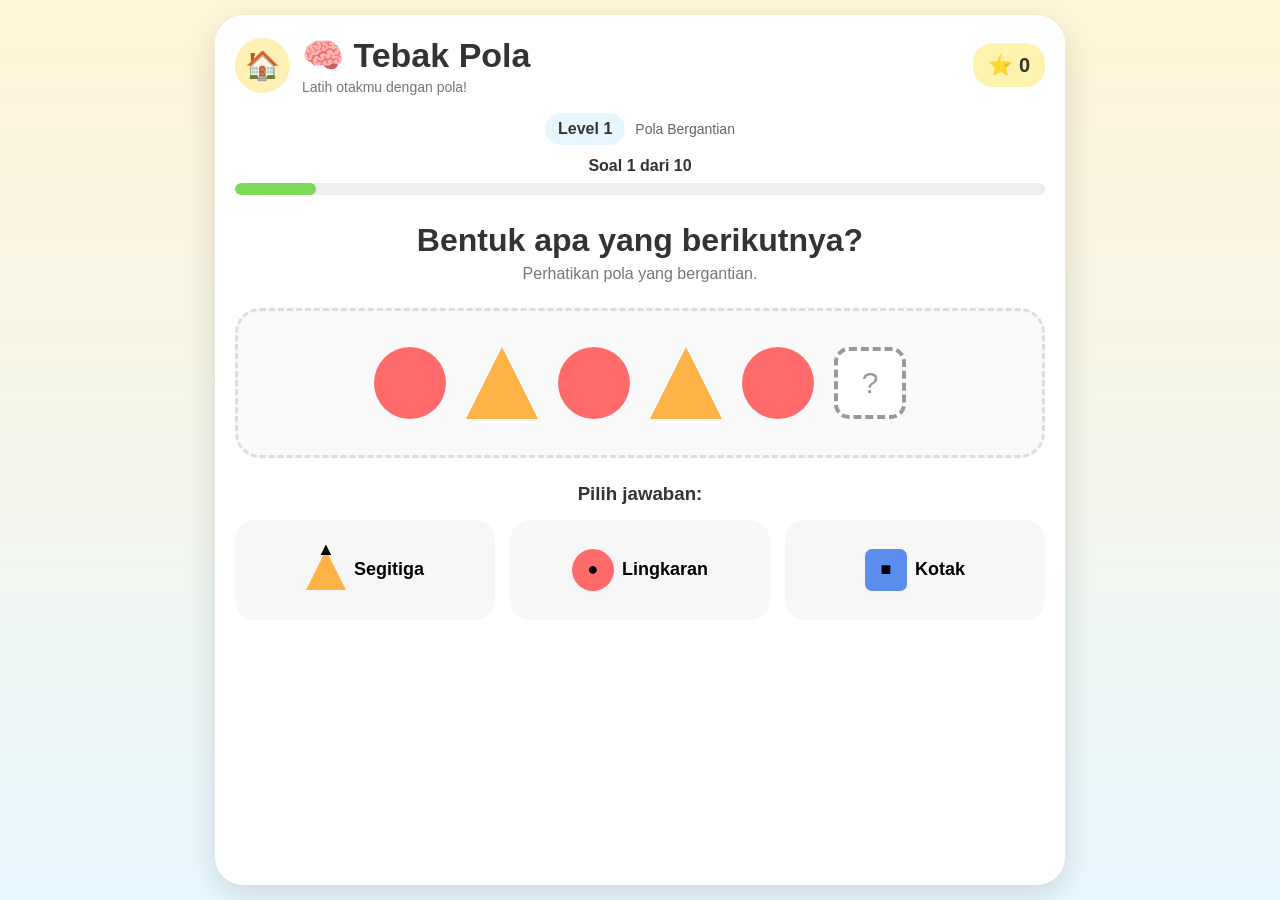
<file: PatternGame/index.html>
<!DOCTYPE html>
<html lang="id">

<head>
    <meta charset="UTF-8">

    <meta name="viewport"
        content="width=device-width, initial-scale=1.0">

    <meta name="theme-color" content="#FFF4D6">

    <title>Tebak Pola - Petualangan Otak</title>

    <link rel="stylesheet" href="style.css">
</head>

<body>

    <main class="game">

        <!-- HEADER -->
        <header class="top-bar">

            <a href="../index.html"
                class="home-btn"
                aria-label="Kembali ke menu">
                🏠
            </a>

            <div class="title-area">

                <h1>🧠 Tebak Pola</h1>

                <p>
                    Latih otakmu dengan pola!
                </p>

            </div>

            <div class="score-box">
                ⭐ <span id="score">0</span>
            </div>

        </header>


        <!-- LEVEL -->
        <div class="level-row">

            <div class="level-badge">
                Level <span id="levelNumber">1</span>
            </div>

            <div
                class="level-name"
                id="levelName">
                Pola Bergantian
            </div>

        </div>


        <!-- PROGRESS -->
        <div class="progress-area">

            <div class="progress-text">

                Soal
                <span id="questionNumber">1</span>

                dari

                <span id="totalQuestions">10</span>

            </div>

            <div class="progress-track">

                <div id="progressBar"></div>

            </div>

        </div>


        <!-- QUESTION -->
        <section class="question-area">

            <h2 id="questionTitle">
                Bentuk apa yang berikutnya?
            </h2>

            <p id="hint">
                Perhatikan urutan bentuk di bawah.
            </p>

        </section>


        <!-- PATTERN -->
        <section
            id="pattern"
            class="pattern"
            aria-label="Pola">
        </section>


        <!-- ANSWERS -->
        <section class="answer-section">

            <h3>
                Pilih jawaban:
            </h3>

            <div
                id="answers"
                class="answers">
            </div>

        </section>


        <!-- FEEDBACK -->
        <div
            id="feedback"
            class="feedback"
            aria-live="polite">
        </div>


        <!-- NEXT BUTTON -->
        <button
            id="nextButton"
            class="next-btn hidden">

            Soal Berikutnya ➜

        </button>


        <!-- RESULT -->
        <section
            id="result"
            class="result hidden">

            <div class="result-emoji">
                🏆
            </div>

            <h2 id="resultTitle">
                Hebat!
            </h2>

            <p id="resultMessage">
                Kamu sudah menyelesaikan semua soal.
            </p>

            <div class="final-score">

                ⭐
                <span id="finalScore">0</span>
                / 10

            </div>

            <p id="bestScoreText"></p>

            <button
                id="restartButton"
                class="restart-btn">

                🔄 Main Lagi

            </button>

            <a
                href="../index.html"
                class="home-result">

                🏠 Kembali ke Menu

            </a>

        </section>

    </main>


    <script src="game.js"></script>

</body>

</html>
</file>
<file: PatternGame/style.css>
/* ==========================================
   TEBAK POLA
   Petualangan Otak Anak
   Version 2
========================================== */


/* ==========================================
   GLOBAL
========================================== */

* {
    box-sizing: border-box;

    -webkit-tap-highlight-color: transparent;
}


body {

    margin: 0;

    min-height: 100vh;

    font-family:
        "Comic Sans MS",
        "Trebuchet MS",
        Arial,
        sans-serif;

    background:
        linear-gradient(
            180deg,
            #FFF4D6,
            #E8F7FF
        );

    color: #333;

    display: flex;

    justify-content: center;

    padding: 15px;
}


/* ==========================================
   MAIN GAME
========================================== */

.game {

    width: 100%;

    max-width: 850px;

    background: white;

    border-radius: 28px;

    padding: 20px;

    box-shadow:
        0 10px 30px
        rgba(0, 0, 0, 0.12);
}


/* ==========================================
   HEADER
========================================== */

.top-bar {

    display: flex;

    align-items: center;

    gap: 12px;
}


.home-btn {

    width: 55px;

    height: 55px;

    display: flex;

    align-items: center;

    justify-content: center;

    text-decoration: none;

    background: #FFF0B3;

    border-radius: 50%;

    font-size: 28px;

    flex-shrink: 0;

    transition:
        transform 0.15s;
}


.home-btn:active {

    transform: scale(0.9);
}


.title-area {

    flex: 1;
}


.title-area h1 {

    margin: 0;

    font-size:
        clamp(
            22px,
            5vw,
            34px
        );
}


.title-area p {

    margin: 4px 0 0;

    color: #777;

    font-size: 14px;
}


.score-box {

    background: #FFF3B0;

    padding:
        10px
        15px;

    border-radius: 20px;

    font-size: 20px;

    font-weight: bold;

    white-space: nowrap;
}


/* ==========================================
   LEVEL
========================================== */

.level-row {

    display: flex;

    align-items: center;

    justify-content: center;

    gap: 10px;

    margin:
        18px 0 4px;
}


.level-badge {

    background: #E8F7FF;

    border-radius: 18px;

    padding:
        7px
        13px;

    font-weight: bold;
}


.level-name {

    color: #666;

    font-size: 14px;
}


/* ==========================================
   PROGRESS
========================================== */

.progress-area {

    margin-top: 12px;
}


.progress-text {

    text-align: center;

    font-weight: bold;

    margin-bottom: 8px;
}


.progress-track {

    width: 100%;

    height: 12px;

    background: #eee;

    border-radius: 20px;

    overflow: hidden;
}


#progressBar {

    width: 10%;

    height: 100%;

    background: #7ED957;

    border-radius: 20px;

    transition:
        width 0.3s ease;
}


/* ==========================================
   QUESTION
========================================== */

.question-area {

    text-align: center;

    margin-top: 25px;
}


.question-area h2 {

    margin-bottom: 6px;

    font-size:
        clamp(
            22px,
            5vw,
            32px
        );
}


.question-area p {

    margin-top: 0;

    color: #777;
}


/* ==========================================
   PATTERN AREA
========================================== */

.pattern {

    min-height: 150px;

    margin:
        25px auto;

    padding: 20px;

    display: flex;

    align-items: center;

    justify-content: center;

    gap:
        clamp(
            8px,
            2vw,
            20px
        );

    flex-wrap: wrap;

    background: #FAFAFA;

    border-radius: 25px;

    border:
        3px dashed #DDD;
}


/* ==========================================
   SHAPES
========================================== */

.shape {

    width:
        clamp(
            45px,
            12vw,
            72px
        );

    height:
        clamp(
            45px,
            12vw,
            72px
        );

    display: flex;

    align-items: center;

    justify-content: center;

    transition:
        transform 0.2s;
}


/* CIRCLE */

.shape.circle {

    border-radius: 50%;

    background: #FF6B6B;
}


/* SQUARE */

.shape.square {

    border-radius: 10px;

    background: #5B8DEF;
}


/* TRIANGLE */

.shape.triangle {

    width: 0;

    height: 0;

    border-left:
        clamp(
            23px,
            6vw,
            36px
        )
        solid transparent;

    border-right:
        clamp(
            23px,
            6vw,
            36px
        )
        solid transparent;

    border-bottom:
        clamp(
            46px,
            12vw,
            72px
        )
        solid #FFB347;

    background: transparent;
}


/* STAR */

.shape.star {

    width: auto;

    background: transparent;

    font-size:
        clamp(
            43px,
            10vw,
            65px
        );
}


/* DIAMOND */

.shape.diamond {

    background: #9B7EDE;

    transform:
        rotate(45deg);

    border-radius: 7px;
}


/* ==========================================
   MISSING ANSWER
========================================== */

.missing {

    border:
        4px dashed #999 !important;

    background:
        white !important;

    border-radius:
        15px !important;

    color: #999;

    font-size: 30px;

    width:
        clamp(
            45px,
            12vw,
            72px
        ) !important;

    height:
        clamp(
            45px,
            12vw,
            72px
        ) !important;
}


/* ==========================================
   ANSWERS
========================================== */

.answer-section {

    text-align: center;

    margin-top: 25px;
}


.answer-section h3 {

    margin-bottom: 15px;
}


.answers {

    display: grid;

    grid-template-columns:
        repeat(3, 1fr);

    gap: 15px;
}


.answer-btn {

    min-height: 100px;

    border:
        4px solid transparent;

    border-radius: 20px;

    background: #F7F7F7;

    cursor: pointer;

    font-size: 18px;

    font-family: inherit;

    font-weight: bold;

    display: flex;

    align-items: center;

    justify-content: center;

    gap: 8px;

    transition:
        transform 0.15s,
        box-shadow 0.15s;
}


.answer-btn:hover {

    transform:
        translateY(-3px);

    box-shadow:
        0 6px 15px
        rgba(0, 0, 0, 0.12);
}


.answer-btn:active {

    transform:
        scale(0.94);
}


/* ANSWER SHAPE */

.answer-shape {

    width: 42px;

    height: 42px;

    display: inline-flex;

    align-items: center;

    justify-content: center;
}


.answer-shape.circle {

    border-radius: 50%;

    background: #FF6B6B;
}


.answer-shape.square {

    border-radius: 7px;

    background: #5B8DEF;
}


.answer-shape.triangle {

    width: 0;

    height: 0;

    border-left: 20px solid transparent;

    border-right: 20px solid transparent;

    border-bottom: 40px solid #FFB347;
}


.answer-shape.star {

    font-size: 42px;
}


.answer-shape.diamond {

    width: 32px;

    height: 32px;

    background: #9B7EDE;

    transform: rotate(45deg);

    border-radius: 5px;
}


/* CORRECT */

.answer-btn.correct {

    border-color:
        #57C84D;

    background:
        #E5FFE3;

    animation:
        correctPop 0.4s ease;
}


/* WRONG */

.answer-btn.wrong {

    border-color:
        #FF6B6B;

    background:
        #FFE5E5;

    animation:
        shake 0.35s ease;
}


/* ==========================================
   FEEDBACK
========================================== */

.feedback {

    min-height: 45px;

    margin-top: 20px;

    text-align: center;

    font-size: 24px;

    font-weight: bold;
}


.feedback.correct {

    color: #38A169;
}


.feedback.wrong {

    color: #E53E3E;
}


/* ==========================================
   BUTTONS
========================================== */

.next-btn,
.restart-btn {

    display: block;

    margin:
        15px auto;

    border: none;

    border-radius: 20px;

    padding:
        15px 25px;

    background: #5B8DEF;

    color: white;

    font-size: 18px;

    font-family: inherit;

    font-weight: bold;

    cursor: pointer;

    box-shadow:
        0 5px 0 #416FC4;
}


.next-btn:active,
.restart-btn:active {

    transform:
        translateY(4px);

    box-shadow: none;
}


/* ==========================================
   RESULT
========================================== */

.result {

    text-align: center;

    padding:
        30px 10px;
}


.result-emoji {

    font-size: 80px;

    animation:
        bounce 1s infinite alternate;
}


.result h2 {

    font-size: 40px;

    margin:
        10px 0;
}


.final-score {

    display: inline-block;

    background: #FFF3B0;

    padding:
        15px 30px;

    border-radius: 20px;

    font-size: 28px;

    font-weight: bold;

    margin: 15px;
}


.home-result {

    display: block;

    margin-top: 25px;

    color: #555;

    text-decoration: none;

    font-weight: bold;
}


/* ==========================================
   UTILITIES
========================================== */

.hidden {

    display: none !important;
}


/* ==========================================
   ANIMATIONS
========================================== */

@keyframes correctPop {

    0% {
        transform: scale(1);
    }

    50% {
        transform: scale(1.15);
    }

    100% {
        transform: scale(1);
    }
}


@keyframes shake {

    0%,
    100% {
        transform:
            translateX(0);
    }

    25% {
        transform:
            translateX(-8px);
    }

    75% {
        transform:
            translateX(8px);
    }
}


@keyframes bounce {

    from {
        transform:
            translateY(0);
    }

    to {
        transform:
            translateY(-12px);
    }
}


/* ==========================================
   MOBILE
========================================== */

@media (max-width: 500px) {

    .game {

        padding: 15px;

        border-radius: 20px;
    }


    .home-btn {

        width: 45px;

        height: 45px;

        font-size: 23px;
    }


    .score-box {

        padding:
            8px 11px;

        font-size: 17px;
    }


    .pattern {

        min-height: 130px;

        gap: 7px;

        padding: 12px;
    }


    .answer-btn {

        min-height: 85px;

        font-size: 15px;
    }


    .answer-shape {

        width: 35px;

        height: 35px;
    }


    .level-row {

        margin-top: 12px;
    }

}
</file>
